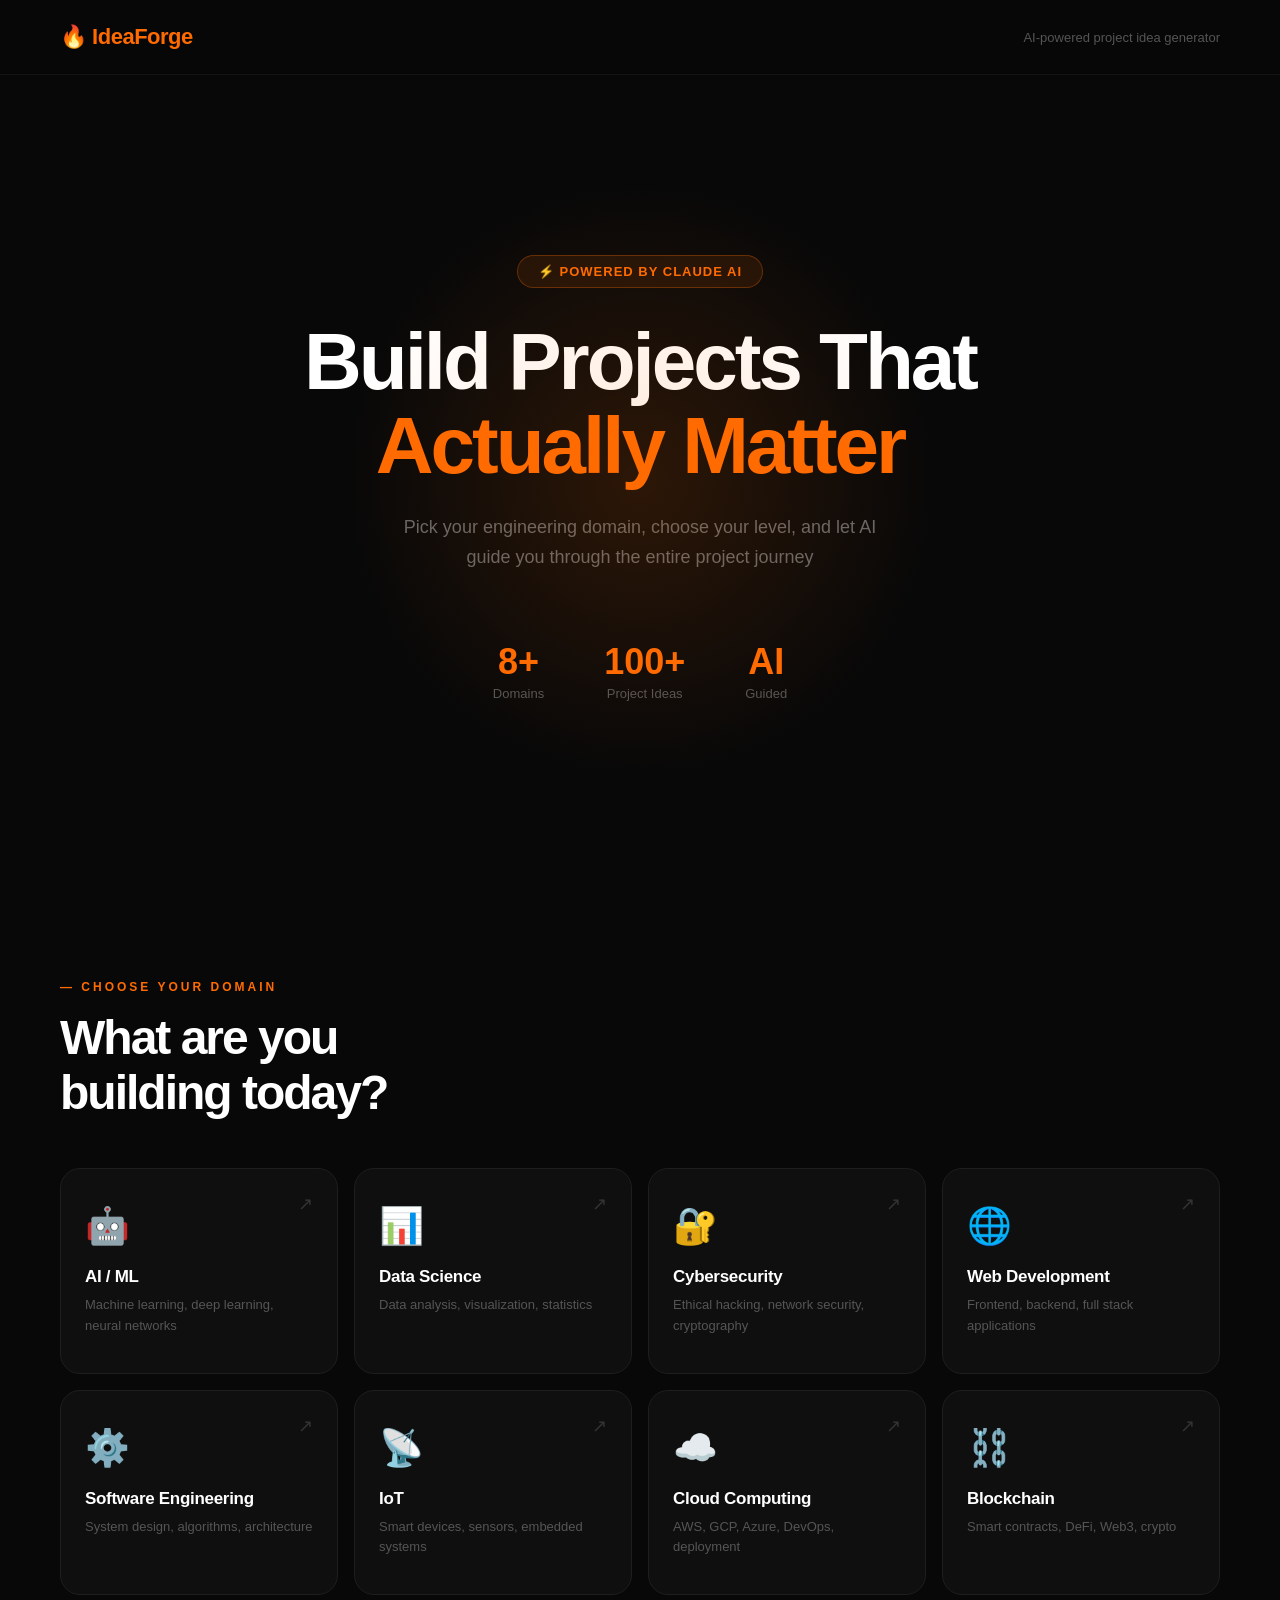
<file: frontend/index.html>
<!DOCTYPE html>
<html lang="en">
<head>
    <meta charset="UTF-8">
    <meta name="viewport" content="width=device-width, initial-scale=1.0">
    <title>IdeaForge</title>
    <link rel="stylesheet" href="css/style.css">
</head>
<body>

    <!-- NAVBAR -->
    <nav>
        <div class="logo">🔥 IdeaForge</div>
        <p class="tagline">AI-powered project idea generator</p>
    </nav>

    <!-- HERO -->
    <section class="hero">
        <div class="hero-badge">⚡ Powered by Claude AI</div>
        <h1>Build Projects That<br><span>Actually Matter</span></h1>
        <p>Pick your engineering domain, choose your level, and let AI guide you through the entire project journey</p>
        <div class="hero-stats">
            <div class="stat">
                <h2>8+</h2>
                <p>Domains</p>
            </div>
            <div class="stat">
                <h2>100+</h2>
                <p>Project Ideas</p>
            </div>
            <div class="stat">
                <h2>AI</h2>
                <p>Guided</p>
            </div>
        </div>
    </section>

    <!-- DOMAINS -->
    <section class="domains">
        <p class="section-label">— Choose Your Domain</p>
        <h2>What are you<br>building today?</h2>

        <div class="domain-grid">

            <div class="domain-card" onclick="goToIdeas('ai-ml')">
                <span class="arrow">↗</span>
                <span class="icon">🤖</span>
                <h3>AI / ML</h3>
                <p>Machine learning, deep learning, neural networks</p>
            </div>

            <div class="domain-card" onclick="goToIdeas('data-science')">
                <span class="arrow">↗</span>
                <span class="icon">📊</span>
                <h3>Data Science</h3>
                <p>Data analysis, visualization, statistics</p>
            </div>

            <div class="domain-card" onclick="goToIdeas('cybersecurity')">
                <span class="arrow">↗</span>
                <span class="icon">🔐</span>
                <h3>Cybersecurity</h3>
                <p>Ethical hacking, network security, cryptography</p>
            </div>

            <div class="domain-card" onclick="goToIdeas('web-dev')">
                <span class="arrow">↗</span>
                <span class="icon">🌐</span>
                <h3>Web Development</h3>
                <p>Frontend, backend, full stack applications</p>
            </div>

            <div class="domain-card" onclick="goToIdeas('software-eng')">
                <span class="arrow">↗</span>
                <span class="icon">⚙️</span>
                <h3>Software Engineering</h3>
                <p>System design, algorithms, architecture</p>
            </div>

            <div class="domain-card" onclick="goToIdeas('iot')">
                <span class="arrow">↗</span>
                <span class="icon">📡</span>
                <h3>IoT</h3>
                <p>Smart devices, sensors, embedded systems</p>
            </div>

            <div class="domain-card" onclick="goToIdeas('cloud')">
                <span class="arrow">↗</span>
                <span class="icon">☁️</span>
                <h3>Cloud Computing</h3>
                <p>AWS, GCP, Azure, DevOps, deployment</p>
            </div>

            <div class="domain-card" onclick="goToIdeas('blockchain')">
                <span class="arrow">↗</span>
                <span class="icon">⛓️</span>
                <h3>Blockchain</h3>
                <p>Smart contracts, DeFi, Web3, crypto</p>
            </div>

        </div>
    </section>

    <script src="js/main.js"></script>
</body>
</html>
</file>
<file: frontend/css/style.css>
/* ===== RESET & BASE ===== */
* {
    margin: 0;
    padding: 0;
    box-sizing: border-box;
}

body {
    font-family: 'Segoe UI', sans-serif;
    background-color: #080808;
    color: #ffffff;
    overflow-x: hidden;
}

/* ===== NAVBAR ===== */
nav {
    display: flex;
    justify-content: space-between;
    align-items: center;
    padding: 24px 60px;
    position: fixed;
    top: 0;
    width: 100%;
    z-index: 100;
    background: rgba(8, 8, 8, 0.85);
    backdrop-filter: blur(12px);
    border-bottom: 1px solid rgba(255,255,255,0.05);
}

.logo {
    font-size: 22px;
    font-weight: 800;
    color: #ff6b00;
    letter-spacing: -0.5px;
}

.tagline {
    font-size: 13px;
    color: #555;
}

.back-btn {
    color: #ff6b00;
    text-decoration: none;
    font-size: 14px;
    font-weight: 600;
}

/* ===== HERO ===== */
.hero {
    min-height: 100vh;
    display: flex;
    flex-direction: column;
    justify-content: center;
    align-items: center;
    text-align: center;
    padding: 120px 40px 60px;
    position: relative;
}

.hero::before {
    content: '';
    position: absolute;
    top: 20%;
    left: 50%;
    transform: translateX(-50%);
    width: 600px;
    height: 600px;
    background: radial-gradient(circle, rgba(255,107,0,0.15) 0%, transparent 70%);
    pointer-events: none;
}

.hero-badge {
    display: inline-block;
    background: rgba(255,107,0,0.1);
    border: 1px solid rgba(255,107,0,0.3);
    color: #ff6b00;
    font-size: 13px;
    font-weight: 600;
    padding: 8px 20px;
    border-radius: 999px;
    margin-bottom: 32px;
    letter-spacing: 1px;
    text-transform: uppercase;
}

.hero h1 {
    font-size: 80px;
    font-weight: 900;
    line-height: 1.05;
    letter-spacing: -3px;
    margin-bottom: 24px;
    max-width: 900px;
}

.hero h1 span {
    color: #ff6b00;
}

.hero p {
    font-size: 18px;
    color: #666;
    max-width: 500px;
    line-height: 1.7;
    margin-bottom: 48px;
}

.hero-stats {
    display: flex;
    gap: 60px;
    margin-top: 20px;
}

.stat h2 {
    font-size: 36px;
    font-weight: 800;
    color: #ff6b00;
}

.stat p {
    font-size: 13px;
    color: #555;
    margin-bottom: 0;
}

/* ===== DOMAINS SECTION ===== */
.domains {
    padding: 80px 60px;
}

.section-label {
    font-size: 12px;
    font-weight: 700;
    color: #ff6b00;
    text-transform: uppercase;
    letter-spacing: 3px;
    margin-bottom: 16px;
}

.domains h2 {
    font-size: 48px;
    font-weight: 900;
    letter-spacing: -2px;
    margin-bottom: 48px;
    color: #fff;
}

.domain-grid {
    display: grid;
    grid-template-columns: repeat(4, 1fr);
    gap: 16px;
}

/* ===== DOMAIN CARD ===== */
.domain-card {
    background: #0f0f0f;
    border: 1px solid #1e1e1e;
    border-radius: 20px;
    padding: 36px 24px;
    text-align: left;
    cursor: pointer;
    transition: all 0.4s ease;
    position: relative;
    overflow: hidden;
}

.domain-card::before {
    content: '';
    position: absolute;
    top: 0; left: 0;
    right: 0; bottom: 0;
    background: radial-gradient(circle at top left, rgba(255,107,0,0.08), transparent 60%);
    opacity: 0;
    transition: opacity 0.4s ease;
}

.domain-card:hover::before {
    opacity: 1;
}

.domain-card:hover {
    border-color: rgba(255,107,0,0.4);
    transform: translateY(-6px);
    box-shadow: 0 20px 60px rgba(255, 107, 0, 0.15);
}

.domain-card .icon {
    font-size: 36px;
    margin-bottom: 20px;
    display: block;
}

.domain-card h3 {
    font-size: 17px;
    font-weight: 800;
    margin-bottom: 8px;
    color: #fff;
    letter-spacing: -0.3px;
}

.domain-card p {
    font-size: 13px;
    color: #555;
    line-height: 1.6;
}

.domain-card .arrow {
    position: absolute;
    top: 24px;
    right: 24px;
    color: #333;
    font-size: 18px;
    transition: all 0.3s;
}

.domain-card:hover .arrow {
    color: #ff6b00;
    transform: translate(3px, -3px);
}

/* ===== IDEAS HEADER ===== */
.ideas-header {
    text-align: center;
    padding: 120px 20px 40px;
}

.ideas-header h1 {
    font-size: 56px;
    font-weight: 900;
    letter-spacing: -2px;
    margin-bottom: 10px;
}

.ideas-header h1 span {
    color: #ff6b00;
}

.ideas-header p {
    color: #555;
    margin-bottom: 32px;
    font-size: 16px;
}

/* ===== FILTERS ===== */
.filters {
    display: flex;
    justify-content: center;
    gap: 10px;
    flex-wrap: wrap;
}

.filter-btn {
    padding: 10px 24px;
    border-radius: 999px;
    border: 1px solid #222;
    background: #0f0f0f;
    color: #666;
    cursor: pointer;
    font-size: 13px;
    font-weight: 600;
    transition: all 0.3s ease;
}

.filter-btn:hover, .filter-btn.active {
    background: #ff6b00;
    border-color: #ff6b00;
    color: #fff;
}

/* ===== IDEAS SECTION ===== */
.ideas-section {
    padding: 40px 60px 80px;
}

.ideas-grid {
    display: grid;
    grid-template-columns: repeat(3, 1fr);
    gap: 20px;
}

/* ===== IDEA CARD ===== */
.idea-card {
    background: #0f0f0f;
    border: 1px solid #1e1e1e;
    border-radius: 20px;
    padding: 28px;
    transition: all 0.3s ease;
}

.idea-card:hover {
    border-color: rgba(255,107,0,0.3);
    transform: translateY(-4px);
    box-shadow: 0 20px 40px rgba(255,107,0,0.1);
}

.idea-card .difficulty {
    font-size: 11px;
    font-weight: 700;
    padding: 4px 12px;
    border-radius: 999px;
    display: inline-block;
    margin-bottom: 16px;
    text-transform: uppercase;
    letter-spacing: 1px;
}

.beginner { background: rgba(0,255,100,0.1); color: #00ff64; }
.intermediate { background: rgba(255,200,0,0.1); color: #ffc800; }
.advanced { background: rgba(255,50,50,0.1); color: #ff3232; }

.idea-card h3 {
    font-size: 17px;
    font-weight: 800;
    margin-bottom: 10px;
    letter-spacing: -0.3px;
}

.idea-card .description {
    font-size: 13px;
    color: #555;
    line-height: 1.7;
    margin-bottom: 20px;
}

/* ===== TECH TAGS ===== */
.tech-section {
    margin-bottom: 20px;
}

.tech-section p {
    font-size: 11px;
    color: #444;
    margin-bottom: 8px;
    text-transform: uppercase;
    letter-spacing: 1.5px;
    font-weight: 700;
}

.tags {
    display: flex;
    flex-wrap: wrap;
    gap: 6px;
}

.tag {
    background: #151515;
    border: 1px solid #252525;
    color: #888;
    font-size: 11px;
    padding: 4px 10px;
    border-radius: 6px;
    font-weight: 500;
}

/* ===== CARD BUTTONS ===== */
.card-buttons {
    display: flex;
    gap: 10px;
    margin-top: 20px;
}

.btn-save {
    flex: 1;
    padding: 12px;
    border-radius: 10px;
    border: 1px solid #222;
    background: transparent;
    color: #666;
    cursor: pointer;
    font-size: 13px;
    font-weight: 600;
    transition: all 0.3s;
}

.btn-save:hover {
    border-color: #ff6b00;
    color: #ff6b00;
}

.btn-guide {
    flex: 2;
    padding: 12px;
    border-radius: 10px;
    border: none;
    background: #ff6b00;
    color: #fff;
    cursor: pointer;
    font-size: 13px;
    font-weight: 700;
    transition: all 0.3s;
    letter-spacing: 0.3px;
}

.btn-guide:hover {
    background: #e55e00;
    box-shadow: 0 8px 24px rgba(255,107,0,0.3);
}
</file>
